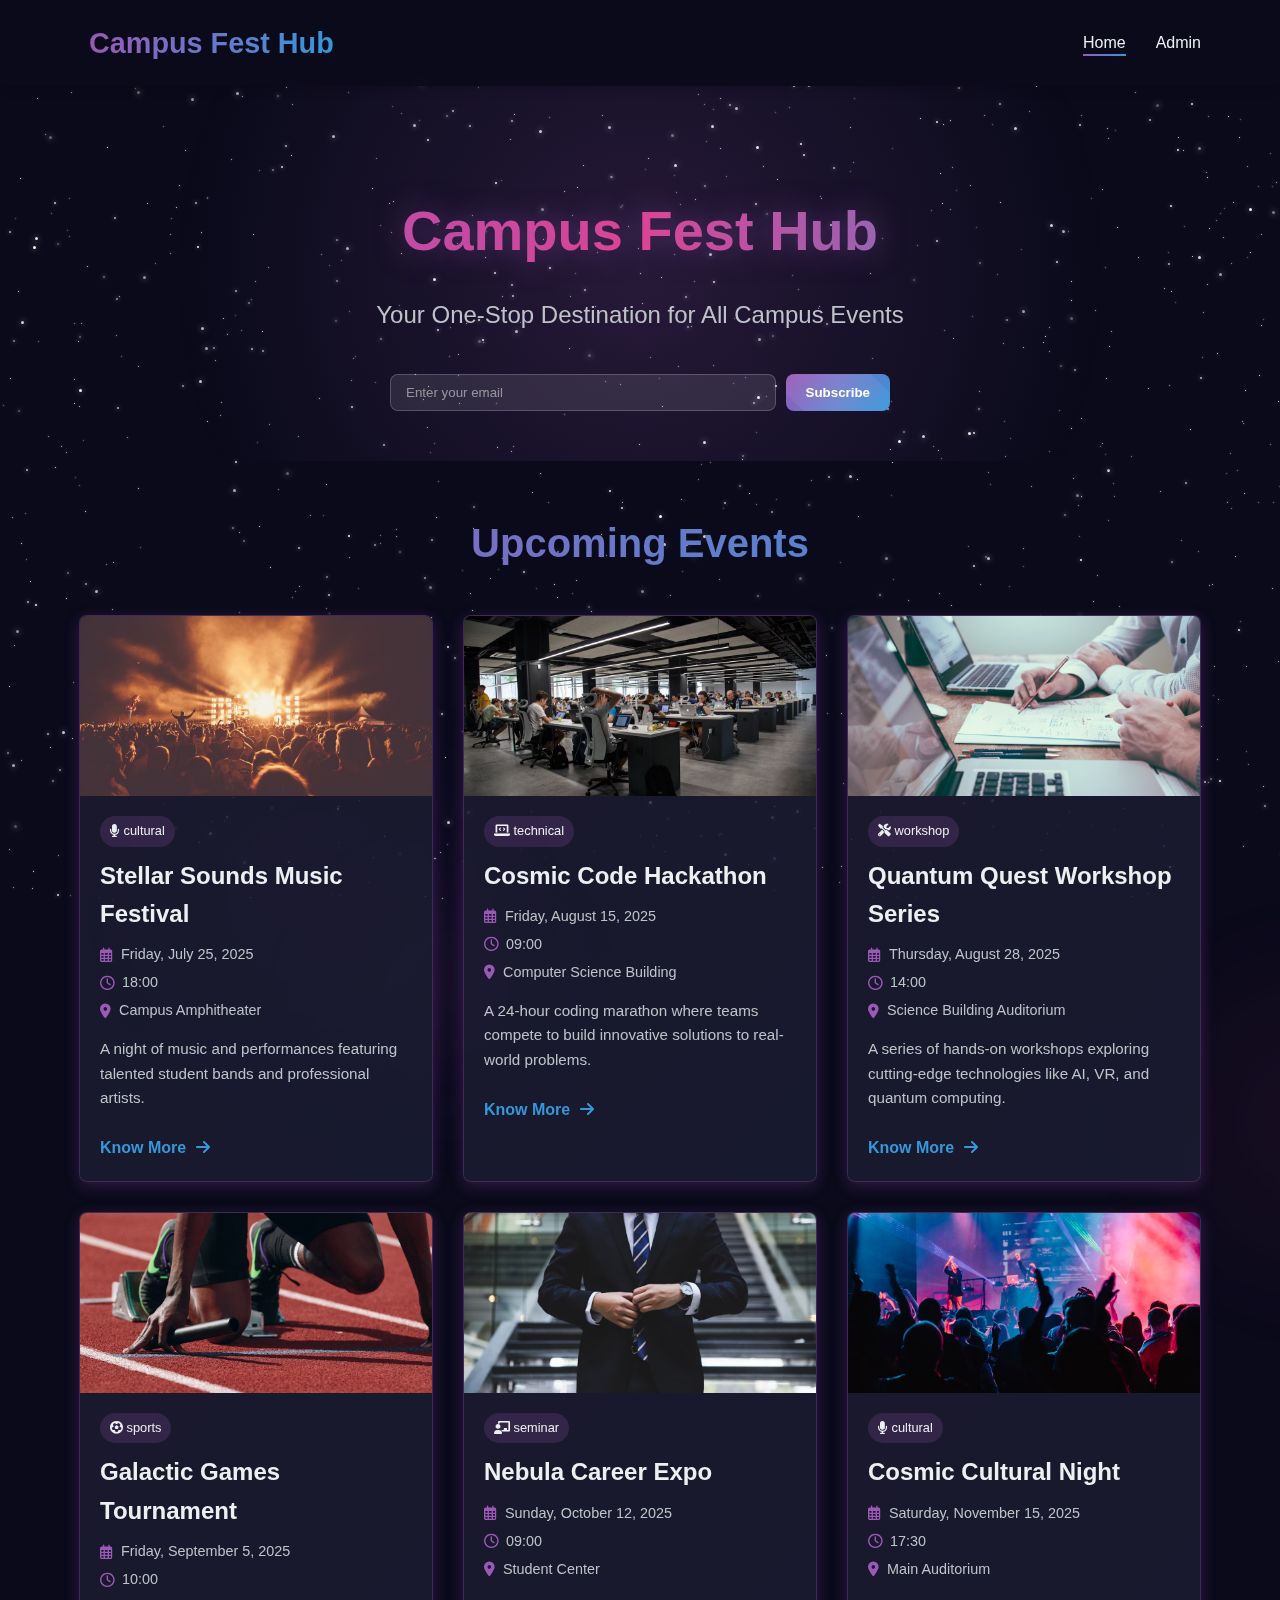
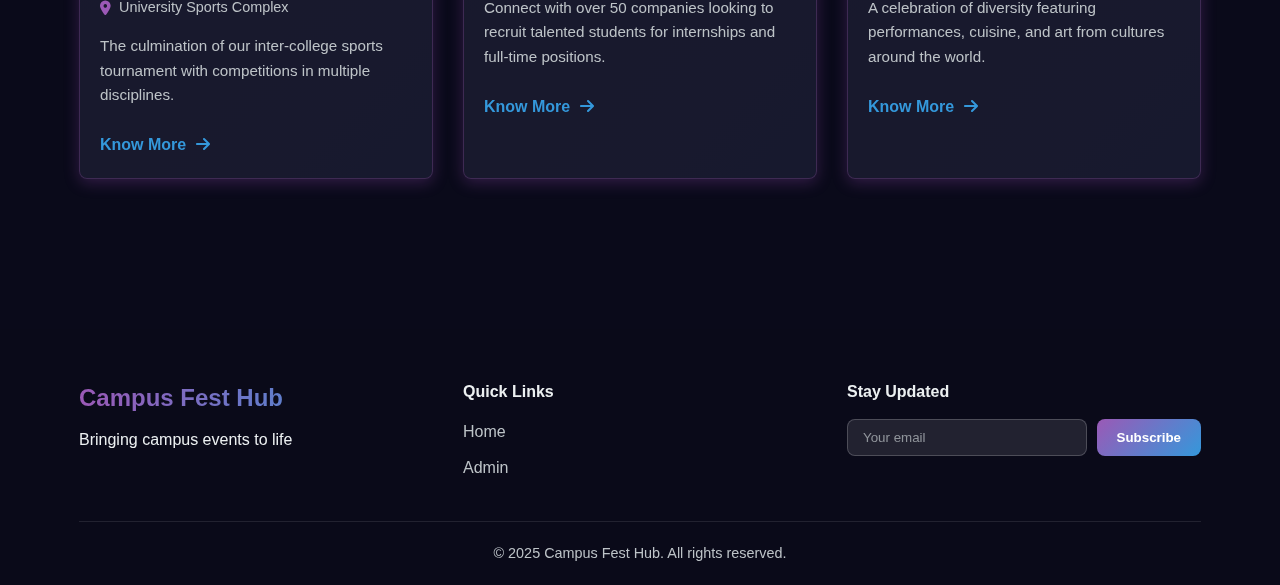
<file: index.html>
<!DOCTYPE html>
<html lang="en">
<head>
    <meta charset="UTF-8">
    <meta name="viewport" content="width=device-width, initial-scale=1.0">
    <title>Campus Fest Hub</title>
    <link rel="stylesheet" href="css/styles.css">
    <link rel="stylesheet" href="https://cdnjs.cloudflare.com/ajax/libs/font-awesome/6.0.0-beta3/css/all.min.css">
</head>
<body>
    <div class="stars-container">
        <div id="stars"></div>
        <div id="stars2"></div>
        <div id="stars3"></div>
    </div>

    <header>
        <div class="container">
            <nav>
                <div class="logo">
                    <i class="fas fa-galaxy"></i>
                    <h1>Campus Fest Hub</h1>
                </div>
                <ul class="nav-links">
                    <li><a href="index.html" class="active">Home</a></li>
                    <li><a href="admin-login.html">Admin</a></li>
                </ul>
            </nav>
        </div>
    </header>

    <section class="hero">
        <div class="container">
            <div class="hero-content">
                <h1>Campus Fest Hub</h1>
                <p>Your One-Stop Destination for All Campus Events</p>
                <div class="subscribe-form">
                    <form id="subscribe-form">
                        <input type="email" id="email" placeholder="Enter your email" required>
                        <button type="submit" class="btn glow-btn">Subscribe</button>
                    </form>
                    <div id="subscribe-message" class="message"></div>
                </div>
            </div>
        </div>
    </section>

    <section class="events">
        <div class="container">
            <h2 class="section-title">Upcoming Events</h2>
            <div class="events-container" id="events-container">
                <!-- Events will be loaded here dynamically -->
                <div class="loading">
                    <div class="spinner"></div>
                    <p>Loading amazing events...</p>
                </div>
            </div>
        </div>
    </section>

    <footer>
        <div class="container">
            <div class="footer-content">
                <div class="footer-logo">
                    <h3>Campus Fest Hub</h3>
                    <p>Bringing campus events to life</p>
                </div>
                <div class="footer-links">
                    <h4>Quick Links</h4>
                    <ul>
                        <li><a href="index.html">Home</a></li>
                        <li><a href="admin-login.html">Admin</a></li>
                    </ul>
                </div>
                <div class="footer-subscribe">
                    <h4>Stay Updated</h4>
                    <form id="footer-subscribe-form">
                        <input type="email" placeholder="Your email" required>
                        <button type="submit" class="btn">Subscribe</button>
                    </form>
                </div>
            </div>
            <div class="footer-bottom">
                <p>&copy; 2025 Campus Fest Hub. All rights reserved.</p>
            </div>
        </div>
    </footer>

    <script src="js/stars.js"></script>
    <script src="js/main.js"></script>
</body>
</html>
</file>
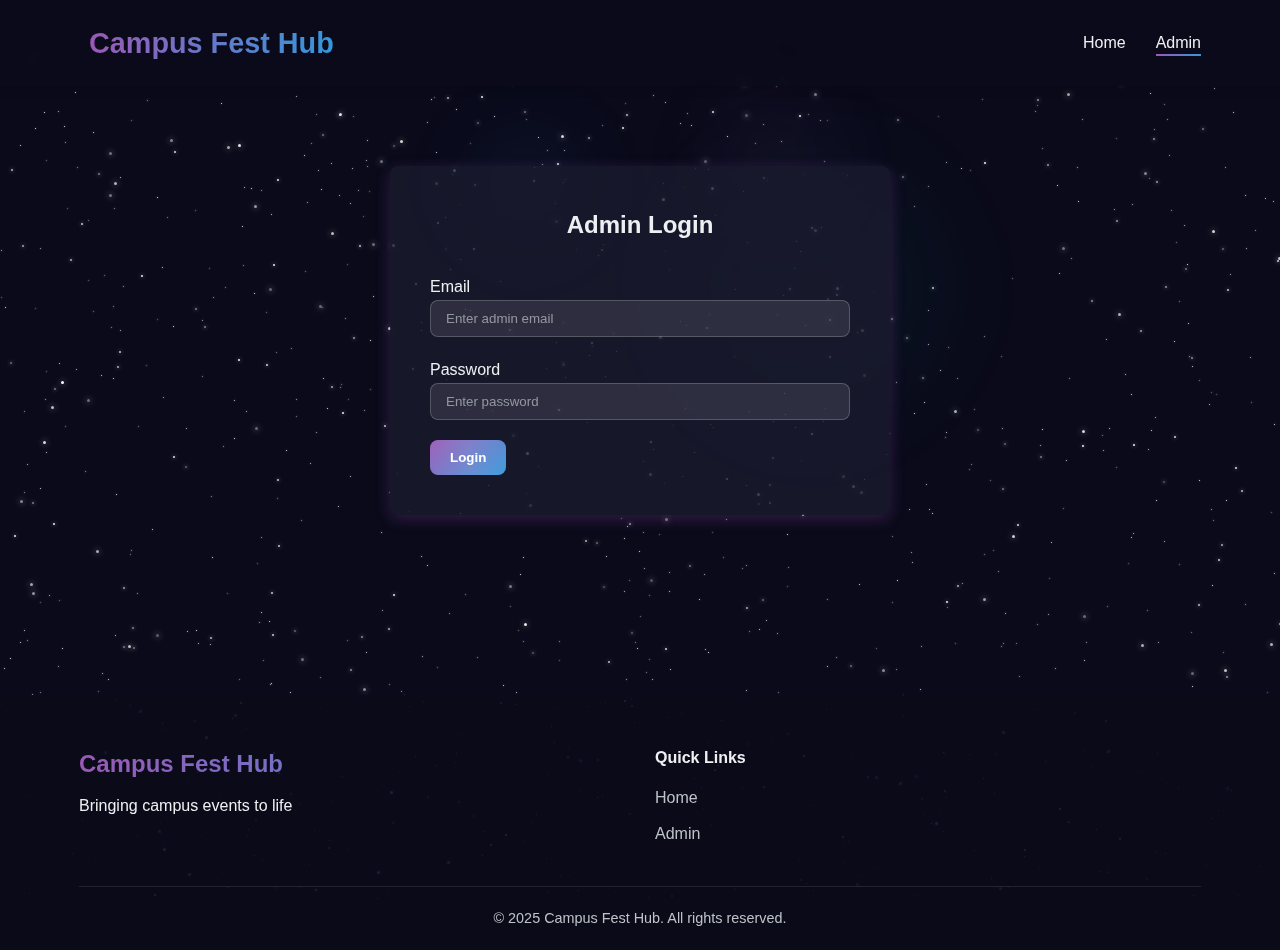
<file: admin-dashboard.html>
<!DOCTYPE html>
<html lang="en">
<head>
    <meta charset="UTF-8">
    <meta name="viewport" content="width=device-width, initial-scale=1.0">
    <title>Admin Dashboard - Campus Fest Hub</title>
    <link rel="stylesheet" href="css/styles.css">
    <link rel="stylesheet" href="https://cdnjs.cloudflare.com/ajax/libs/font-awesome/6.0.0-beta3/css/all.min.css">
</head>
<body>
    <div class="stars-container">
        <div id="stars"></div>
        <div id="stars2"></div>
        <div id="stars3"></div>
    </div>

    <header>
        <div class="container">
            <nav>
                <div class="logo">
                    <i class="fas fa-galaxy"></i>
                    <h1>Campus Fest Hub</h1>
                </div>
                <ul class="nav-links">
                    <li><a href="index.html">Home</a></li>
                    <li><a href="admin-dashboard.html" class="active">Dashboard</a></li>
                    <li><a href="#" id="logout-btn">Logout</a></li>
                </ul>
            </nav>
        </div>
    </header>

    <section class="admin-dashboard">
        <div class="container">
            <h2 class="section-title">Admin Dashboard</h2>
            
            <div class="dashboard-content">
                <div class="admin-sidebar">
                    <ul>
                        <li class="active" data-tab="add-event">Add New Event</li>
                        <li data-tab="manage-events">Manage Events</li>
                        <li data-tab="subscribers">Subscribers</li>
                    </ul>
                </div>
                
                <div class="admin-content">
                    <div id="add-event" class="tab-content active">
                        <h3>Add New Event</h3>
                        <form id="add-event-form">
                            <div class="form-group">
                                <label for="event-name">Event Name</label>
                                <input type="text" id="event-name" required>
                            </div>
                            
                            <div class="form-row">
                                <div class="form-group">
                                    <label for="event-date">Date</label>
                                    <input type="date" id="event-date" required>
                                </div>
                                
                                <div class="form-group">
                                    <label for="event-time">Time</label>
                                    <input type="time" id="event-time" required>
                                </div>
                            </div>
                            
                            <div class="form-group">
                                <label for="event-venue">Venue</label>
                                <input type="text" id="event-venue" required>
                            </div>
                            
                            <div class="form-group">
                                <label for="event-type">Event Type</label>
                                <select id="event-type" required>
                                    <option value="">Select Event Type</option>
                                    <option value="cultural">Cultural</option>
                                    <option value="technical">Technical</option>
                                    <option value="sports">Sports</option>
                                    <option value="workshop">Workshop</option>
                                    <option value="seminar">Seminar</option>
                                    <option value="other">Other</option>
                                </select>
                            </div>
                            
                            <div class="form-group">
                                <label for="event-short-desc">Short Description</label>
                                <textarea id="event-short-desc" rows="2" maxlength="150" required></textarea>
                                <small>Max 150 characters</small>
                            </div>
                            
                            <div class="form-group">
                                <label for="event-description">Detailed Description</label>
                                <textarea id="event-description" rows="5" required></textarea>
                            </div>
                            
                            <div class="form-group">
                                <label>Event Image</label>
                                <div class="image-input-options">
                                    <div class="input-option">
                                        <input type="radio" id="image-url-option" name="image-option" value="url" checked>
                                        <label for="image-url-option">Image URL</label>
                                    </div>
                                    <div class="input-option">
                                        <input type="radio" id="image-file-option" name="image-option" value="file">
                                        <label for="image-file-option">Upload Image</label>
                                    </div>
                                </div>
                                
                                <div id="image-url-input" class="image-input">
                                    <input type="url" id="event-image-url" placeholder="https://example.com/image.jpg">
                                </div>
                                
                                <div id="image-file-input" class="image-input" style="display: none;">
                                    <input type="file" id="event-image-file" accept="image/jpeg, image/png, image/avif">
                                    <small>Accepted formats: JPG, PNG, AVIF</small>
                                </div>
                            </div>
                            
                            <button type="submit" class="btn glow-btn">Add Event</button>
                        </form>
                        <div id="add-event-message" class="message"></div>
                    </div>
                    
                    <div id="manage-events" class="tab-content">
                        <h3>Manage Events</h3>
                        <div id="events-list">
                            <!-- Events will be loaded here dynamically -->
                            <div class="loading">
                                <div class="spinner"></div>
                                <p>Loading events...</p>
                            </div>
                        </div>
                    </div>
                    
                    <div id="subscribers" class="tab-content">
                        <h3>Subscribers</h3>
                        <div id="subscribers-list">
                            <!-- Subscribers will be loaded here dynamically -->
                            <div class="loading">
                                <div class="spinner"></div>
                                <p>Loading subscribers...</p>
                            </div>
                        </div>
                    </div>
                </div>
            </div>
        </div>
    </section>

    <footer>
        <div class="container">
            <div class="footer-content">
                <div class="footer-logo">
                    <h3>Campus Fest Hub</h3>
                    <p>Bringing campus events to life</p>
                </div>
                <div class="footer-links">
                    <h4>Quick Links</h4>
                    <ul>
                        <li><a href="index.html">Home</a></li>
                        <li><a href="admin-dashboard.html">Dashboard</a></li>
                    </ul>
                </div>
            </div>
            <div class="footer-bottom">
                <p>&copy; 2025 Campus Fest Hub. All rights reserved.</p>
            </div>
        </div>
    </footer>

    <script src="js/stars.js"></script>
    <script src="js/admin-dashboard.js"></script>
</body>
</html>
</file>
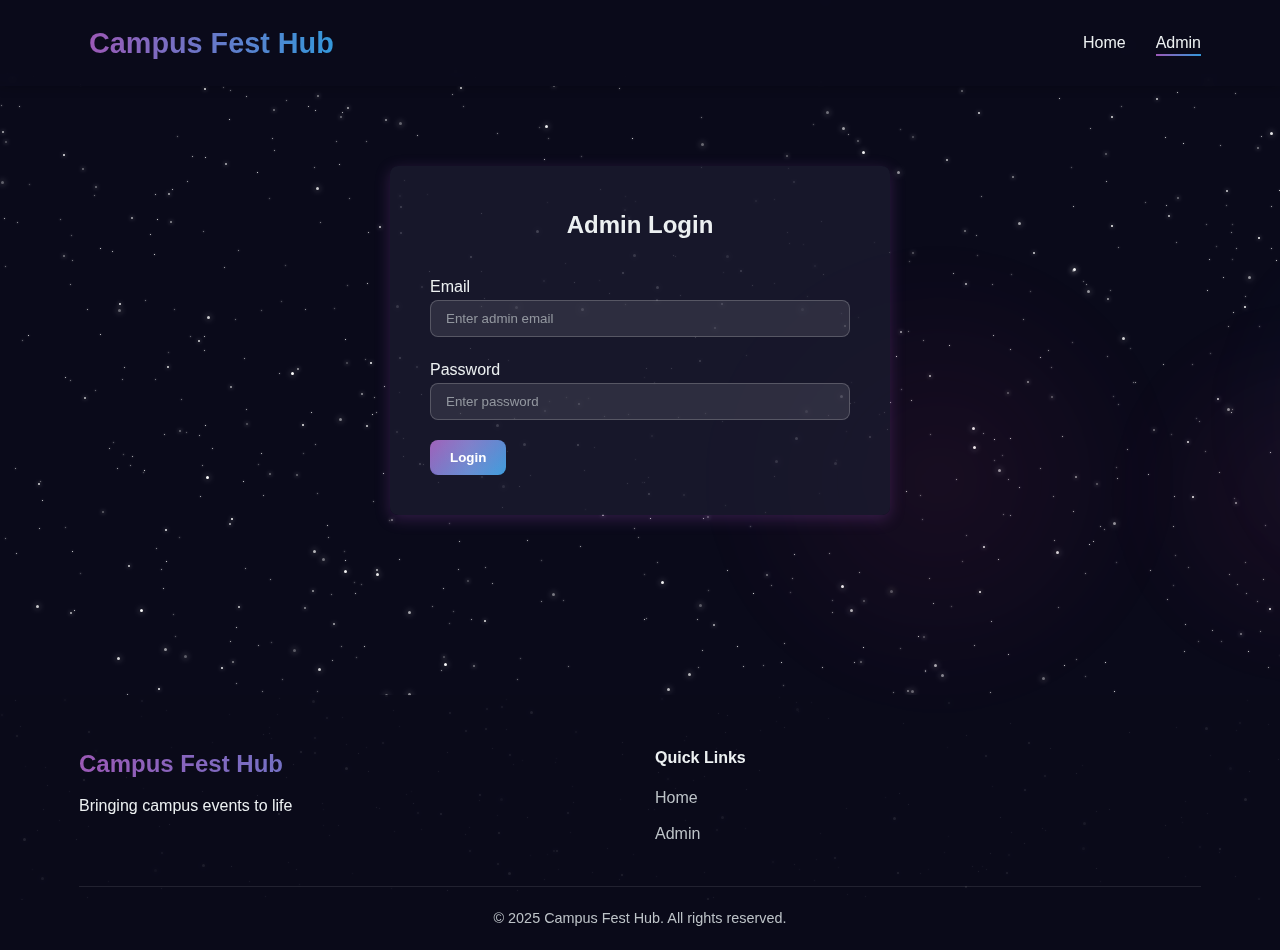
<file: admin-login.html>
<!DOCTYPE html>
<html lang="en">
<head>
    <meta charset="UTF-8">
    <meta name="viewport" content="width=device-width, initial-scale=1.0">
    <title>Admin Login - Campus Fest Hub</title>
    <link rel="stylesheet" href="css/styles.css">
    <link rel="stylesheet" href="https://cdnjs.cloudflare.com/ajax/libs/font-awesome/6.0.0-beta3/css/all.min.css">
</head>
<body>
    <div class="stars-container">
        <div id="stars"></div>
        <div id="stars2"></div>
        <div id="stars3"></div>
    </div>

    <header>
        <div class="container">
            <nav>
                <div class="logo">
                    <i class="fas fa-galaxy"></i>
                    <h1>Campus Fest Hub</h1>
                </div>
                <ul class="nav-links">
                    <li><a href="index.html">Home</a></li>
                    <li><a href="admin-login.html" class="active">Admin</a></li>
                </ul>
            </nav>
        </div>
    </header>

    <section class="admin-login">
        <div class="container">
            <div class="form-container">
                <h2>Admin Login</h2>
                <form id="login-form">
                    <div class="form-group">
                        <label for="admin-email">Email</label>
                        <input type="email" id="admin-email" placeholder="Enter admin email" required>
                    </div>
                    <div class="form-group">
                        <label for="admin-password">Password</label>
                        <input type="password" id="admin-password" placeholder="Enter password" required>
                    </div>
                    <button type="submit" class="btn glow-btn">Login</button>
                </form>
                <div id="login-message" class="message"></div>
            </div>
        </div>
    </section>

    <footer>
        <div class="container">
            <div class="footer-content">
                <div class="footer-logo">
                    <h3>Campus Fest Hub</h3>
                    <p>Bringing campus events to life</p>
                </div>
                <div class="footer-links">
                    <h4>Quick Links</h4>
                    <ul>
                        <li><a href="index.html">Home</a></li>
                        <li><a href="admin-login.html">Admin</a></li>
                    </ul>
                </div>
            </div>
            <div class="footer-bottom">
                <p>&copy; 2025 Campus Fest Hub. All rights reserved.</p>
            </div>
        </div>
    </footer>

    <script src="js/stars.js"></script>
    <script src="js/admin-login.js"></script>
</body>
</html>
</file>
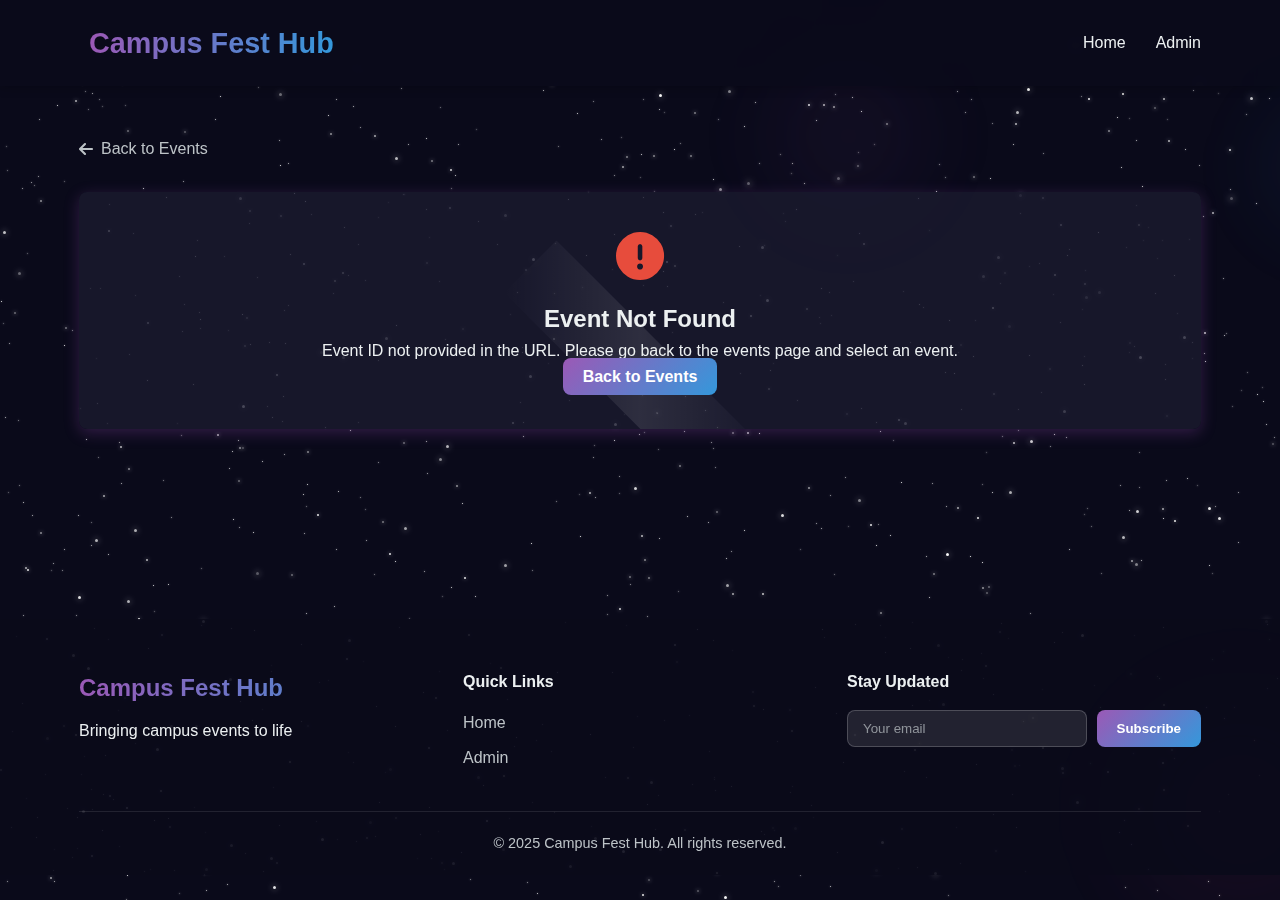
<file: event.html>
<!DOCTYPE html>
<html lang="en">
<head>
    <meta charset="UTF-8">
    <meta name="viewport" content="width=device-width, initial-scale=1.0">
    <title>Event Details - Campus Fest Hub</title>
    <link rel="stylesheet" href="css/styles.css">
    <link rel="stylesheet" href="https://cdnjs.cloudflare.com/ajax/libs/font-awesome/6.0.0-beta3/css/all.min.css">
</head>
<body>
    <div class="stars-container">
        <div id="stars"></div>
        <div id="stars2"></div>
        <div id="stars3"></div>
    </div>

    <header>
        <div class="container">
            <nav>
                <div class="logo">
                    <i class="fas fa-galaxy"></i>
                    <h1>Campus Fest Hub</h1>
                </div>
                <ul class="nav-links">
                    <li><a href="index.html">Home</a></li>
                    <li><a href="admin-login.html">Admin</a></li>
                </ul>
            </nav>
        </div>
    </header>

    <section class="event-details">
        <div class="container">
            <a href="index.html" class="back-btn"><i class="fas fa-arrow-left"></i> Back to Events</a>
            
            <div id="event-details-container" class="event-details-content">
                <!-- Event details will be loaded here dynamically -->
                <div class="loading">
                    <div class="spinner"></div>
                    <p>Loading event details...</p>
                </div>
            </div>

            <div class="event-registration">
                <h3>Register for this Event</h3>
                <form id="event-registration-form">
                    <div class="form-group">
                        <label for="register-name">Name</label>
                        <input type="text" id="register-name" placeholder="Enter your name" required>
                    </div>
                    <div class="form-group">
                        <label for="register-email">Email</label>
                        <input type="email" id="register-email" placeholder="Enter your email" required>
                    </div>
                    <input type="hidden" id="register-event-name" name="eventName">
                    <button type="submit" class="btn glow-btn">Apply</button>
                </form>
                <div id="registration-message" class="message"></div>
            </div>
        </div>
    </section>

    <footer>
        <div class="container">
            <div class="footer-content">
                <div class="footer-logo">
                    <h3>Campus Fest Hub</h3>
                    <p>Bringing campus events to life</p>
                </div>
                <div class="footer-links">
                    <h4>Quick Links</h4>
                    <ul>
                        <li><a href="index.html">Home</a></li>
                        <li><a href="admin-login.html">Admin</a></li>
                    </ul>
                </div>
                <div class="footer-subscribe">
                    <h4>Stay Updated</h4>
                    <form id="footer-subscribe-form">
                        <input type="email" placeholder="Your email" required>
                        <button type="submit" class="btn">Subscribe</button>
                    </form>
                </div>
            </div>
            <div class="footer-bottom">
                <p>&copy; 2025 Campus Fest Hub. All rights reserved.</p>
            </div>
        </div>
    </footer>

    <script src="js/stars.js"></script>
    <script src="js/event-details.js"></script>
</body>
</html>
</file>
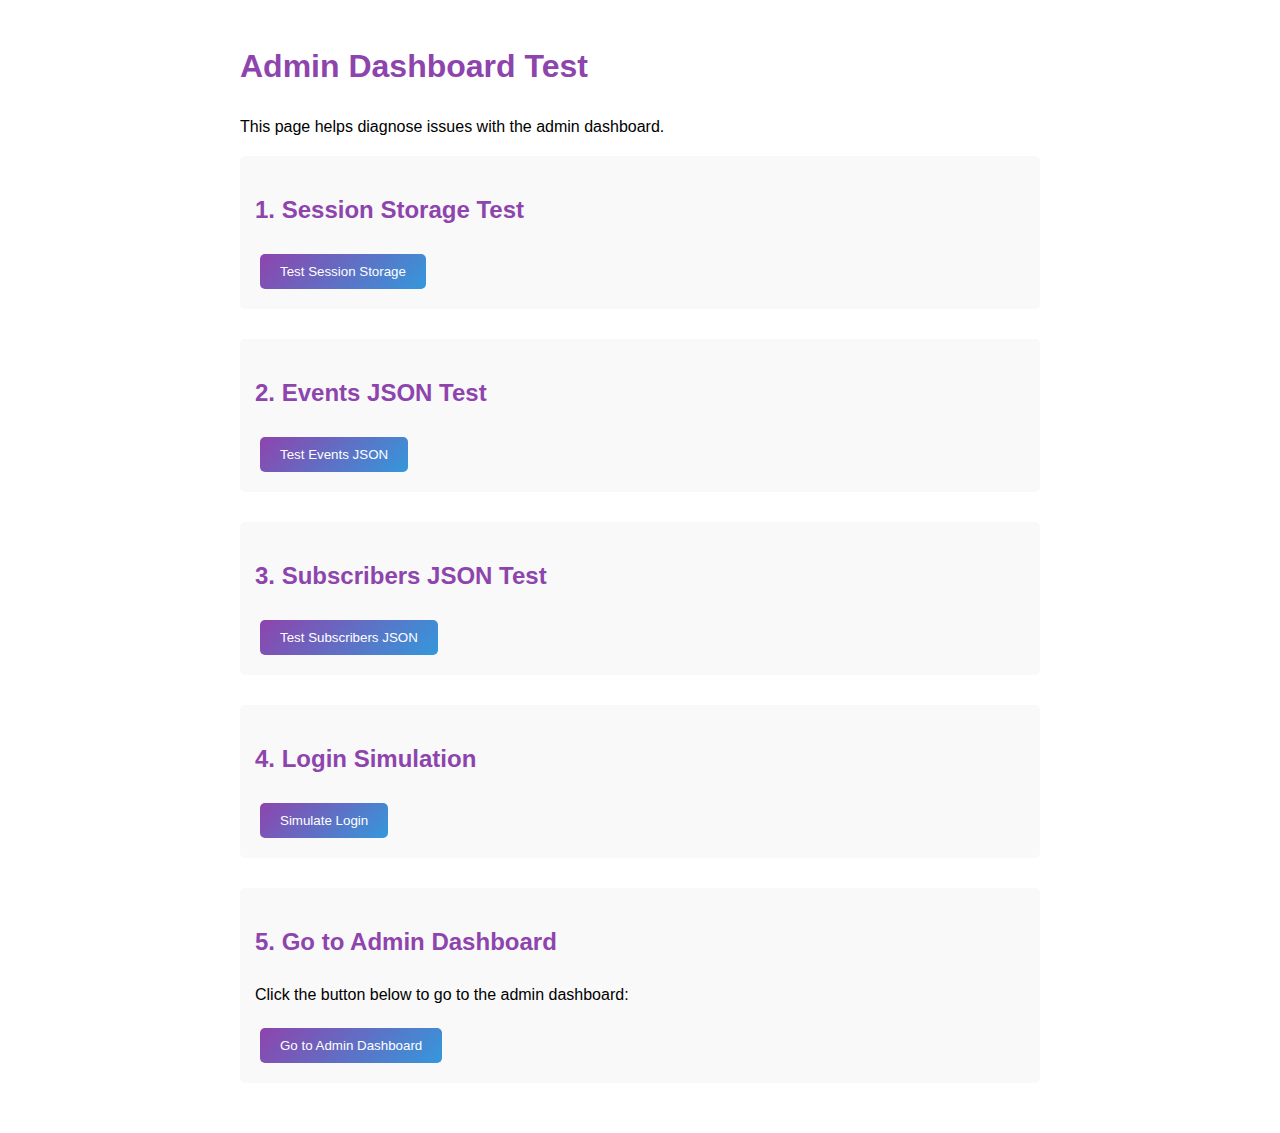
<file: test-admin.html>
<!DOCTYPE html>
<html lang="en">
<head>
    <meta charset="UTF-8">
    <meta name="viewport" content="width=device-width, initial-scale=1.0">
    <title>Admin Dashboard Test</title>
    <style>
        body {
            font-family: Arial, sans-serif;
            max-width: 800px;
            margin: 0 auto;
            padding: 20px;
            line-height: 1.6;
        }
        h1, h2 {
            color: #8e44ad;
        }
        .test-section {
            margin-bottom: 30px;
            padding: 15px;
            background-color: #f9f9f9;
            border-radius: 5px;
        }
        button {
            background: linear-gradient(135deg, #8e44ad, #3498db);
            color: white;
            border: none;
            padding: 10px 20px;
            border-radius: 5px;
            cursor: pointer;
            margin: 5px;
        }
        button:hover {
            opacity: 0.9;
        }
        pre {
            background-color: #f0f0f0;
            padding: 10px;
            border-radius: 5px;
            overflow-x: auto;
        }
        .result {
            margin-top: 10px;
            padding: 10px;
            background-color: #e8f4f8;
            border-radius: 5px;
            display: none;
        }
    </style>
</head>
<body>
    <h1>Admin Dashboard Test</h1>
    <p>This page helps diagnose issues with the admin dashboard.</p>
    
    <div class="test-section">
        <h2>1. Session Storage Test</h2>
        <button onclick="testSessionStorage()">Test Session Storage</button>
        <div id="session-result" class="result"></div>
    </div>
    
    <div class="test-section">
        <h2>2. Events JSON Test</h2>
        <button onclick="testEventsJson()">Test Events JSON</button>
        <div id="events-result" class="result"></div>
    </div>
    
    <div class="test-section">
        <h2>3. Subscribers JSON Test</h2>
        <button onclick="testSubscribersJson()">Test Subscribers JSON</button>
        <div id="subscribers-result" class="result"></div>
    </div>
    
    <div class="test-section">
        <h2>4. Login Simulation</h2>
        <button onclick="simulateLogin()">Simulate Login</button>
        <div id="login-result" class="result"></div>
    </div>
    
    <div class="test-section">
        <h2>5. Go to Admin Dashboard</h2>
        <p>Click the button below to go to the admin dashboard:</p>
        <button onclick="window.location.href='admin-dashboard.html'">Go to Admin Dashboard</button>
    </div>
    
    <script>
        function showResult(elementId, content, isJson = false) {
            const element = document.getElementById(elementId);
            element.style.display = 'block';
            
            if (isJson && typeof content === 'object') {
                element.innerHTML = '<pre>' + JSON.stringify(content, null, 2) + '</pre>';
            } else {
                element.textContent = content;
            }
        }
        
        function testSessionStorage() {
            try {
                // Test if sessionStorage is available
                sessionStorage.setItem('test', 'test');
                sessionStorage.removeItem('test');
                
                // Check admin login status
                const isLoggedIn = sessionStorage.getItem('adminLoggedIn') === 'true';
                
                showResult('session-result', `SessionStorage is working correctly. Admin login status: ${isLoggedIn ? 'Logged in' : 'Not logged in'}`);
            } catch (error) {
                showResult('session-result', `Error testing sessionStorage: ${error.message}`);
            }
        }
        
        async function testEventsJson() {
            try {
                const response = await fetch('events.json');
                if (!response.ok) {
                    throw new Error(`HTTP error! Status: ${response.status}`);
                }
                
                const events = await response.json();
                showResult('events-result', events, true);
            } catch (error) {
                showResult('events-result', `Error fetching events.json: ${error.message}`);
            }
        }
        
        async function testSubscribersJson() {
            try {
                const response = await fetch('subscribers.json');
                if (!response.ok) {
                    throw new Error(`HTTP error! Status: ${response.status}`);
                }
                
                const subscribers = await response.json();
                showResult('subscribers-result', subscribers, true);
            } catch (error) {
                showResult('subscribers-result', `Error fetching subscribers.json: ${error.message}`);
            }
        }
        
        function simulateLogin() {
            try {
                sessionStorage.setItem('adminLoggedIn', 'true');
                showResult('login-result', 'Login simulated successfully. You can now go to the admin dashboard.');
            } catch (error) {
                showResult('login-result', `Error simulating login: ${error.message}`);
            }
        }
    </script>
</body>
</html>
</file>
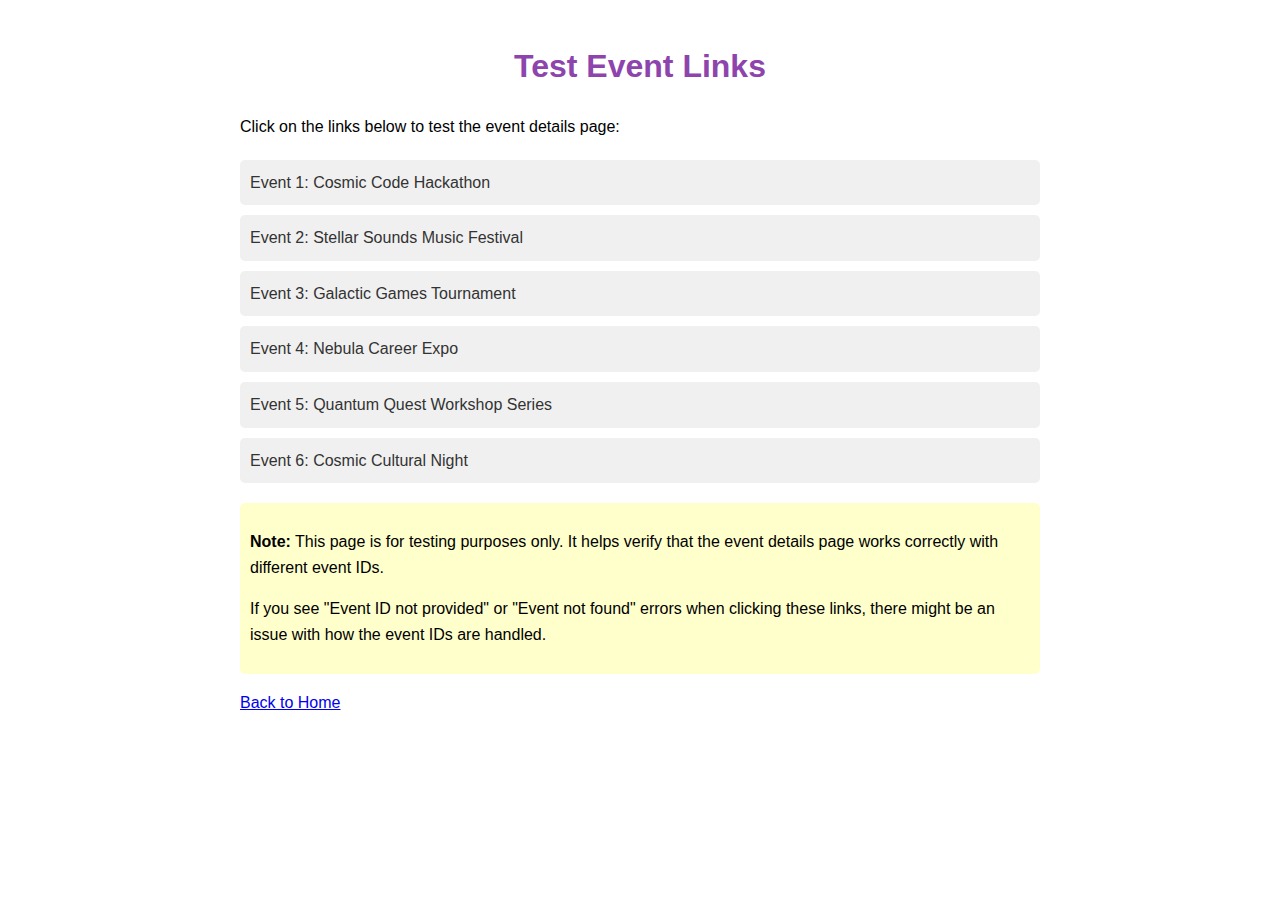
<file: test-event.html>
<!DOCTYPE html>
<html lang="en">
<head>
    <meta charset="UTF-8">
    <meta name="viewport" content="width=device-width, initial-scale=1.0">
    <title>Test Event Links</title>
    <style>
        body {
            font-family: Arial, sans-serif;
            max-width: 800px;
            margin: 0 auto;
            padding: 20px;
            line-height: 1.6;
        }
        h1 {
            color: #8e44ad;
            text-align: center;
        }
        .event-links {
            display: flex;
            flex-direction: column;
            gap: 10px;
            margin: 20px 0;
        }
        .event-link {
            padding: 10px;
            background-color: #f0f0f0;
            border-radius: 5px;
            text-decoration: none;
            color: #333;
        }
        .event-link:hover {
            background-color: #e0e0e0;
        }
        .note {
            background-color: #ffffcc;
            padding: 10px;
            border-radius: 5px;
            margin-top: 20px;
        }
    </style>
</head>
<body>
    <h1>Test Event Links</h1>
    <p>Click on the links below to test the event details page:</p>
    
    <div class="event-links">
        <a href="event.html?id=1" class="event-link">Event 1: Cosmic Code Hackathon</a>
        <a href="event.html?id=2" class="event-link">Event 2: Stellar Sounds Music Festival</a>
        <a href="event.html?id=3" class="event-link">Event 3: Galactic Games Tournament</a>
        <a href="event.html?id=4" class="event-link">Event 4: Nebula Career Expo</a>
        <a href="event.html?id=5" class="event-link">Event 5: Quantum Quest Workshop Series</a>
        <a href="event.html?id=6" class="event-link">Event 6: Cosmic Cultural Night</a>
    </div>
    
    <div class="note">
        <p><strong>Note:</strong> This page is for testing purposes only. It helps verify that the event details page works correctly with different event IDs.</p>
        <p>If you see "Event ID not provided" or "Event not found" errors when clicking these links, there might be an issue with how the event IDs are handled.</p>
    </div>
    
    <p><a href="index.html">Back to Home</a></p>
</body>
</html>
</file>
<file: css/styles.css>
/* Base Styles and Variables */
:root {
    --primary-color: #8e44ad;
    --secondary-color: #3498db;
    --accent-color: #e74c3c;
    --background-dark: #0a0a1a;
    --background-light: #1a1a2e;
    --text-light: #ecf0f1;
    --text-dim: #bdc3c7;
    --nebula-purple: #9b59b6;
    --nebula-pink: #e84393;
    --nebula-blue: #3498db;
    --nebula-teal: #1abc9c;
    --silver: #bdc3c7;
    --box-shadow: 0 4px 15px rgba(142, 68, 173, 0.3);
    --glow: 0 0 10px rgba(142, 68, 173, 0.7);
    --transition: all 0.3s ease;
    --border-radius: 8px;
}

* {
    margin: 0;
    padding: 0;
    box-sizing: border-box;
}

body {
    font-family: 'Segoe UI', Tahoma, Geneva, Verdana, sans-serif;
    background-color: var(--background-dark);
    color: var(--text-light);
    line-height: 1.6;
    overflow-x: hidden;
    position: relative;
    min-height: 100vh;
}

.container {
    width: 90%;
    max-width: 1200px;
    margin: 0 auto;
    padding: 0 15px;
}

a {
    color: var(--nebula-blue);
    text-decoration: none;
    transition: var(--transition);
}

a:hover {
    color: var(--nebula-purple);
    text-shadow: 0 0 5px rgba(155, 89, 182, 0.5);
}

button, .btn {
    background: linear-gradient(135deg, var(--nebula-purple), var(--nebula-blue));
    color: white;
    border: none;
    padding: 10px 20px;
    border-radius: var(--border-radius);
    cursor: pointer;
    transition: var(--transition);
    font-weight: 600;
}

button:hover, .btn:hover {
    transform: translateY(-3px);
    box-shadow: var(--box-shadow);
}

.glow-btn {
    position: relative;
    overflow: hidden;
    z-index: 1;
}

.glow-btn:after {
    content: '';
    position: absolute;
    top: -50%;
    left: -50%;
    width: 200%;
    height: 200%;
    background: linear-gradient(45deg, 
        rgba(255, 255, 255, 0) 0%, 
        rgba(255, 255, 255, 0.1) 50%, 
        rgba(255, 255, 255, 0) 100%);
    transform: rotate(45deg);
    z-index: -1;
    transition: all 0.6s ease;
}

.glow-btn:hover:after {
    left: 100%;
}

input, textarea, select {
    background-color: rgba(255, 255, 255, 0.1);
    border: 1px solid rgba(255, 255, 255, 0.2);
    border-radius: var(--border-radius);
    color: var(--text-light);
    padding: 10px 15px;
    width: 100%;
    transition: var(--transition);
}

input:focus, textarea:focus, select:focus {
    outline: none;
    border-color: var(--nebula-purple);
    box-shadow: 0 0 0 2px rgba(155, 89, 182, 0.3);
}

::placeholder {
    color: var(--text-dim);
    opacity: 0.7;
}

/* Stars Background */
.stars-container {
    position: fixed;
    top: 0;
    left: 0;
    width: 100%;
    height: 100%;
    z-index: -1;
    overflow: hidden;
}

#stars, #stars2, #stars3 {
    position: absolute;
    top: 0;
    left: 0;
    width: 100%;
    height: 100%;
    z-index: -1;
}

/* Header Styles */
header {
    padding: 20px 0;
    position: relative;
    z-index: 10;
    background-color: rgba(10, 10, 26, 0.8);
    backdrop-filter: blur(10px);
    box-shadow: 0 2px 10px rgba(0, 0, 0, 0.2);
}

nav {
    display: flex;
    justify-content: space-between;
    align-items: center;
}

.logo {
    display: flex;
    align-items: center;
}

.logo h1 {
    font-size: 1.8rem;
    margin-left: 10px;
    background: linear-gradient(to right, var(--nebula-purple), var(--nebula-blue));
    -webkit-background-clip: text;
    background-clip: text;
    color: transparent;
}

.nav-links {
    display: flex;
    list-style: none;
}

.nav-links li {
    margin-left: 30px;
}

.nav-links a {
    color: var(--text-light);
    font-weight: 500;
    position: relative;
}

.nav-links a:after {
    content: '';
    position: absolute;
    bottom: -5px;
    left: 0;
    width: 0;
    height: 2px;
    background: linear-gradient(to right, var(--nebula-purple), var(--nebula-blue));
    transition: width 0.3s ease;
}

.nav-links a:hover:after, .nav-links a.active:after {
    width: 100%;
}

/* Hero Section */
.hero {
    padding: 100px 0 50px;
    text-align: center;
    position: relative;
}

.hero:before {
    content: '';
    position: absolute;
    top: 0;
    left: 0;
    width: 100%;
    height: 100%;
    background: radial-gradient(circle at center, rgba(155, 89, 182, 0.2), transparent 70%);
    z-index: -1;
}

.hero h1 {
    font-size: 3.5rem;
    margin-bottom: 20px;
    background: linear-gradient(to right, var(--nebula-purple), var(--nebula-pink), var(--nebula-blue));
    -webkit-background-clip: text;
    background-clip: text;
    color: transparent;
    text-shadow: 0 0 30px rgba(155, 89, 182, 0.5);
}

.hero p {
    font-size: 1.5rem;
    margin-bottom: 40px;
    color: var(--text-dim);
}

.subscribe-form {
    max-width: 500px;
    margin: 0 auto;
}

.subscribe-form form {
    display: flex;
    gap: 10px;
}

.subscribe-form input {
    flex: 1;
}

/* Events Section */
.events {
    padding: 50px 0;
}

.section-title {
    text-align: center;
    font-size: 2.5rem;
    margin-bottom: 40px;
    background: linear-gradient(to right, var(--nebula-purple), var(--nebula-blue));
    -webkit-background-clip: text;
    background-clip: text;
    color: transparent;
}

.events-container {
    display: grid;
    grid-template-columns: repeat(auto-fill, minmax(300px, 1fr));
    gap: 30px;
}

.event-card {
    background: rgba(26, 26, 46, 0.8);
    border-radius: var(--border-radius);
    overflow: hidden;
    box-shadow: var(--box-shadow);
    transition: var(--transition);
    position: relative;
    border: 1px solid rgba(155, 89, 182, 0.3);
}

.event-card:hover {
    transform: translateY(-10px);
    box-shadow: 0 15px 30px rgba(155, 89, 182, 0.4);
}

.event-card:before {
    content: '';
    position: absolute;
    top: 0;
    left: 0;
    width: 100%;
    height: 100%;
    background: linear-gradient(135deg, rgba(155, 89, 182, 0.1), rgba(52, 152, 219, 0.1));
    z-index: -1;
}

.event-image {
    height: 180px;
    overflow: hidden;
}

.event-image img {
    width: 100%;
    height: 100%;
    object-fit: cover;
    transition: var(--transition);
}

.event-card:hover .event-image img {
    transform: scale(1.05);
}

.event-content {
    padding: 20px;
}

.event-type {
    display: inline-block;
    padding: 5px 10px;
    background: rgba(155, 89, 182, 0.2);
    border-radius: 20px;
    font-size: 0.8rem;
    margin-bottom: 10px;
}

.event-title {
    font-size: 1.5rem;
    margin-bottom: 10px;
    color: var(--text-light);
}

.event-info {
    display: flex;
    align-items: center;
    margin-bottom: 5px;
    color: var(--text-dim);
    font-size: 0.9rem;
}

.event-info i {
    margin-right: 8px;
    color: var(--nebula-purple);
}

.event-description {
    margin: 15px 0;
    color: var(--text-dim);
    font-size: 0.95rem;
}

.event-link {
    display: inline-block;
    margin-top: 10px;
    color: var(--nebula-blue);
    font-weight: 600;
}

.event-link i {
    margin-left: 5px;
    transition: var(--transition);
}

.event-link:hover i {
    transform: translateX(5px);
}

/* Loading Animation */
.loading {
    text-align: center;
    padding: 40px 0;
}

.spinner {
    display: inline-block;
    width: 50px;
    height: 50px;
    border: 3px solid rgba(155, 89, 182, 0.3);
    border-radius: 50%;
    border-top-color: var(--nebula-purple);
    animation: spin 1s ease-in-out infinite;
    margin-bottom: 15px;
}

@keyframes spin {
    to { transform: rotate(360deg); }
}

/* Message Styles */
.message {
    padding: 15px;
    margin-top: 15px;
    border-radius: var(--border-radius);
    display: none;
}

.success {
    display: block;
    background-color: rgba(46, 204, 113, 0.2);
    border: 1px solid rgba(46, 204, 113, 0.5);
}

.error {
    display: block;
    background-color: rgba(231, 76, 60, 0.2);
    border: 1px solid rgba(231, 76, 60, 0.5);
}

.info {
    display: block;
    background-color: rgba(52, 152, 219, 0.2);
    border: 1px solid rgba(52, 152, 219, 0.5);
}

/* Footer Styles */
footer {
    background-color: rgba(10, 10, 26, 0.9);
    padding: 50px 0 20px;
    margin-top: 100px;
}

.footer-content {
    display: grid;
    grid-template-columns: repeat(auto-fit, minmax(200px, 1fr));
    gap: 30px;
    margin-bottom: 30px;
}

.footer-logo h3 {
    font-size: 1.5rem;
    margin-bottom: 10px;
    background: linear-gradient(to right, var(--nebula-purple), var(--nebula-blue));
    -webkit-background-clip: text;
    background-clip: text;
    color: transparent;
}

.footer-links h4 {
    margin-bottom: 15px;
    color: var(--text-light);
}

.footer-links ul {
    list-style: none;
}

.footer-links li {
    margin-bottom: 10px;
}

.footer-links a {
    color: var(--text-dim);
}

.footer-subscribe h4 {
    margin-bottom: 15px;
    color: var(--text-light);
}

.footer-subscribe form {
    display: flex;
    gap: 10px;
}

.footer-subscribe input {
    flex: 1;
}

.footer-bottom {
    text-align: center;
    padding-top: 20px;
    border-top: 1px solid rgba(255, 255, 255, 0.1);
    color: var(--text-dim);
    font-size: 0.9rem;
}

/* Media Queries */
@media (max-width: 768px) {
    .hero h1 {
        font-size: 2.5rem;
    }
    
    .hero p {
        font-size: 1.2rem;
    }
    
    .subscribe-form form {
        flex-direction: column;
    }
    
    .nav-links {
        display: none;
    }
    
    .footer-content {
        grid-template-columns: 1fr;
    }
}

/* Event Details Page */
.event-details {
    padding: 50px 0;
}

.back-btn {
    display: inline-flex;
    align-items: center;
    margin-bottom: 30px;
    color: var(--text-dim);
}

.back-btn i {
    margin-right: 8px;
}

.event-details-content {
    background: rgba(26, 26, 46, 0.8);
    border-radius: var(--border-radius);
    overflow: hidden;
    box-shadow: var(--box-shadow);
    margin-bottom: 40px;
}

.event-details-banner {
    height: 300px;
    overflow: hidden;
}

.event-details-banner img {
    width: 100%;
    height: 100%;
    object-fit: cover;
}

.event-details-info {
    padding: 30px;
}

.event-details-title {
    font-size: 2.5rem;
    margin-bottom: 20px;
    color: var(--text-light);
}

.event-details-meta {
    display: flex;
    flex-wrap: wrap;
    gap: 20px;
    margin-bottom: 30px;
}

.event-details-meta-item {
    display: flex;
    align-items: center;
    color: var(--text-dim);
}

.event-details-meta-item i {
    margin-right: 10px;
    color: var(--nebula-purple);
}

.event-details-description {
    margin-bottom: 30px;
    line-height: 1.8;
}

.event-subscribe {
    text-align: center;
    padding: 40px;
    background: rgba(26, 26, 46, 0.8);
    border-radius: var(--border-radius);
    box-shadow: var(--box-shadow);
}

.event-subscribe h3 {
    margin-bottom: 20px;
    font-size: 1.5rem;
}

.event-subscribe form {
    display: flex;
    gap: 10px;
    max-width: 500px;
    margin: 0 auto;
}

.event-subscribe input {
    flex: 1;
}

/* Admin Login Page */
.admin-login {
    padding: 80px 0;
}

.form-container {
    max-width: 500px;
    margin: 0 auto;
    background: rgba(26, 26, 46, 0.8);
    border-radius: var(--border-radius);
    padding: 40px;
    box-shadow: var(--box-shadow);
}

.form-container h2 {
    text-align: center;
    margin-bottom: 30px;
}

.form-group {
    margin-bottom: 20px;
}

/* Admin Dashboard */
.admin-dashboard {
    padding: 50px 0;
}

.dashboard-content {
    display: grid;
    grid-template-columns: 250px 1fr;
    gap: 30px;
    background: rgba(26, 26, 46, 0.8);
    border-radius: var(--border-radius);
    overflow: hidden;
    box-shadow: var(--box-shadow);
}

.admin-sidebar {
    background: rgba(10, 10, 26, 0.8);
    padding: 30px 0;
}

.admin-sidebar ul {
    list-style: none;
}

.admin-sidebar li {
    padding: 15px 30px;
    cursor: pointer;
    transition: var(--transition);
    border-left: 4px solid transparent;
}

.admin-sidebar li:hover {
    background: rgba(155, 89, 182, 0.1);
}

.admin-sidebar li.active {
    background: rgba(155, 89, 182, 0.2);
    border-left-color: var(--nebula-purple);
}

.admin-content {
    padding: 30px;
}

.tab-content {
    display: none;
}

.tab-content.active {
    display: block;
}

.tab-content h3 {
    margin-bottom: 20px;
    font-size: 1.8rem;
}

.form-row {
    display: grid;
    grid-template-columns: 1fr 1fr;
    gap: 20px;
}

#events-list, #subscribers-list {
    margin-top: 20px;
}

.admin-event-item {
    background: rgba(10, 10, 26, 0.5);
    border-radius: var(--border-radius);
    padding: 15px;
    margin-bottom: 15px;
    display: flex;
    justify-content: space-between;
    align-items: center;
}

.admin-event-info {
    flex: 1;
}

.admin-event-title {
    font-size: 1.2rem;
    margin-bottom: 5px;
}

.admin-event-date {
    color: var(--text-dim);
    font-size: 0.9rem;
}

.admin-event-actions {
    display: flex;
    gap: 10px;
}

.admin-event-actions button {
    padding: 5px 10px;
    font-size: 0.9rem;
}

.delete-btn {
    background: linear-gradient(135deg, #e74c3c, #c0392b);
}

.edit-btn {
    background: linear-gradient(135deg, #3498db, #2980b9);
}

@media (max-width: 992px) {
    .dashboard-content {
        grid-template-columns: 1fr;
    }
    
    .admin-sidebar {
        padding: 15px 0;
    }
    
    .admin-sidebar ul {
        display: flex;
        overflow-x: auto;
    }
    
    .admin-sidebar li {
        padding: 10px 20px;
        border-left: none;
        border-bottom: 3px solid transparent;
    }
    
    .admin-sidebar li.active {
        border-left-color: transparent;
        border-bottom-color: var(--nebula-purple);
    }
    
    .form-row {
        grid-template-columns: 1fr;
    }
}

/* Image Input Options */
.image-input-options {
    display: flex;
    gap: 20px;
    margin-bottom: 15px;
}

.input-option {
    display: flex;
    align-items: center;
    gap: 5px;
}

.input-option input[type="radio"] {
    width: auto;
}

.input-option label {
    margin-bottom: 0;
}

.image-input {
    margin-bottom: 10px;
}

#image-file-input small {
    display: block;
    margin-top: 5px;
    color: var(--text-dim);
    font-size: 0.8rem;
}

/* Preview Image */
.image-preview {
    margin-top: 15px;
    max-width: 100%;
    border-radius: var(--border-radius);
    overflow: hidden;
    display: none;
}

.image-preview img {
    max-width: 100%;
    height: auto;
    display: block;
}
/* Event Registration Form */
.event-registration {
    background: rgba(26, 26, 46, 0.8);
    border-radius: var(--border-radius);
    padding: 30px;
    margin-bottom: 40px;
    box-shadow: var(--box-shadow);
    border: 1px solid rgba(155, 89, 182, 0.3);
    position: relative;
    overflow: hidden;
}

.event-registration:before {
    content: '';
    position: absolute;
    top: 0;
    left: 0;
    width: 100%;
    height: 100%;
    background: linear-gradient(135deg, rgba(155, 89, 182, 0.1), rgba(52, 152, 219, 0.1));
    z-index: -1;
}

.event-registration h3 {
    margin-bottom: 20px;
    font-size: 1.5rem;
    color: var(--text-light);
    text-align: center;
}

.event-registration .form-group {
    margin-bottom: 20px;
}

.event-registration label {
    display: block;
    margin-bottom: 8px;
    color: var(--text-light);
}

.event-registration input {
    width: 100%;
    padding: 12px 15px;
    background-color: rgba(255, 255, 255, 0.1);
    border: 1px solid rgba(255, 255, 255, 0.2);
    border-radius: var(--border-radius);
    color: var(--text-light);
    transition: var(--transition);
}

.event-registration input:focus {
    outline: none;
    border-color: var(--nebula-purple);
    box-shadow: 0 0 0 2px rgba(155, 89, 182, 0.3);
}

.event-registration button {
    display: block;
    width: 100%;
    padding: 12px;
    margin-top: 10px;
    font-size: 1rem;
    font-weight: 600;
}

/* Animation for the registration form */
@keyframes formGlow {
    0% { box-shadow: 0 0 5px rgba(155, 89, 182, 0.5); }
    50% { box-shadow: 0 0 15px rgba(155, 89, 182, 0.7); }
    100% { box-shadow: 0 0 5px rgba(155, 89, 182, 0.5); }
}

.event-registration:hover {
    animation: formGlow 3s infinite;
}

/* Success animation */
@keyframes successPulse {
    0% { transform: scale(1); }
    50% { transform: scale(1.05); }
    100% { transform: scale(1); }
}

.message.success {
    animation: successPulse 2s;
}
</file>
